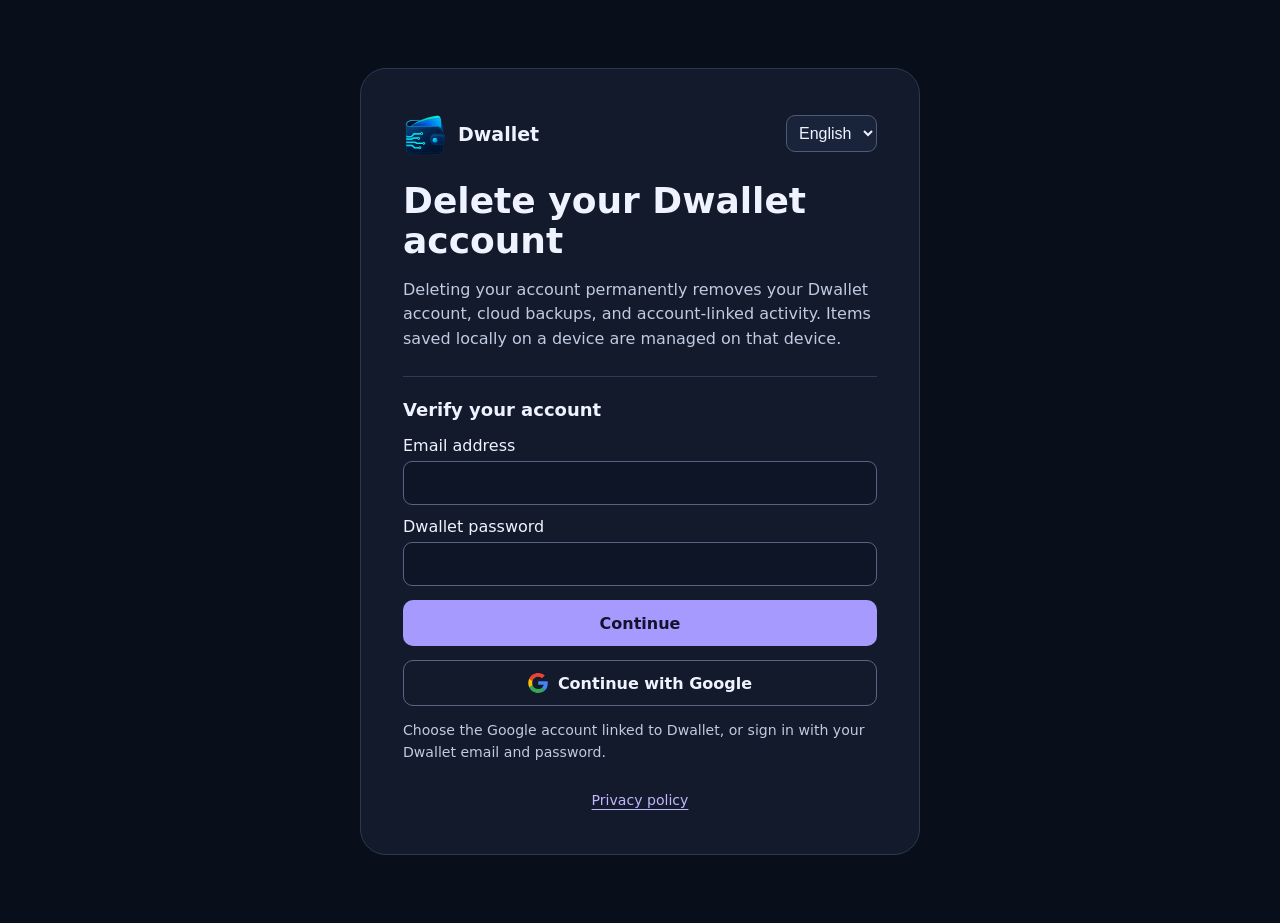
<file: index.html>
<!doctype html>
<html lang="en">
<head>
  <meta charset="utf-8">
  <meta name="viewport" content="width=device-width, initial-scale=1">
  <meta name="referrer" content="strict-origin-when-cross-origin">
  <meta http-equiv="Content-Security-Policy" content="default-src 'none'; script-src 'self'; style-src 'self'; img-src 'self'; connect-src https://qiolfspmmdjmavhbaiwm.supabase.co; form-action 'none'; base-uri 'none'">
  <title>Delete your Dwallet account</title>
  <link rel="stylesheet" href="style.css?v=12">
  <script type="module" src="page.js?v=13"></script>
</head>
<body>
  <main>
    <header><img src="dwallet.svg" alt="" width="45" height="45"><strong>Dwallet</strong>
      <select id="language" aria-label="Language"><option value="en">English</option><option value="ar">العربية</option><option value="it">Italiano</option></select>
    </header>
    <h1 data-copy="title">Delete your Dwallet account</h1>
    <p data-copy="description">Deleting your account permanently removes your Dwallet account, cloud backups, and account-linked activity. Items saved locally on a device are managed on that device.</p>
    <div id="message" class="notice" role="status" aria-live="polite" aria-atomic="true" tabindex="-1" hidden>
      <span id="message-icon" class="notice-icon" aria-hidden="true"></span>
      <div class="notice-body">
        <strong id="message-title"></strong>
        <p id="message-text"></p>
      </div>
    </div>
    <section id="sign-in">
      <h2 data-copy="ownership">Verify your account</h2>
      <form id="email-form">
        <label for="email" data-copy="email">Email address</label>
        <input type="email" name="email" id="email" autocomplete="username" required>
        <label for="password" data-copy="password">Dwallet password</label>
        <input type="password" name="password" id="password" autocomplete="current-password" required>
        <button data-copy="continue">Continue</button>
      </form>
      <button id="google" class="secondary" type="button">
        <img src="google.svg" width="20" height="20" alt="">
        <span data-copy="google">Continue with Google</span>
      </button>
      <p class="hint" data-copy="recovery">Choose the Google account linked to Dwallet, or sign in with your Dwallet email and password.</p>
    </section>
    <section id="confirmation" hidden>
      <h2 data-copy="confirmTitle">Confirm account deletion</h2>
      <p id="account-email"></p>
      <p class="hint" data-copy="localCopy">After deletion, open Dwallet on each device and connect to the internet. The app will ask whether to keep a separate local vault or delete that device’s copy.</p>
      <form id="delete-form">
        <label class="checkbox"><input type="checkbox" id="confirm" required><span data-copy="confirm">I understand that my cloud backups and account cannot be recovered.</span></label>
        <button class="danger" data-copy="delete">Permanently delete my account</button>
      </form>
      <button id="cancel" class="secondary" type="button" data-copy="cancel">Cancel</button>
    </section>
    <p class="hint privacy-link"><a href="privacy.html" data-copy="privacyPolicy">Privacy policy</a></p>
  </main>
</body>
</html>
</file>
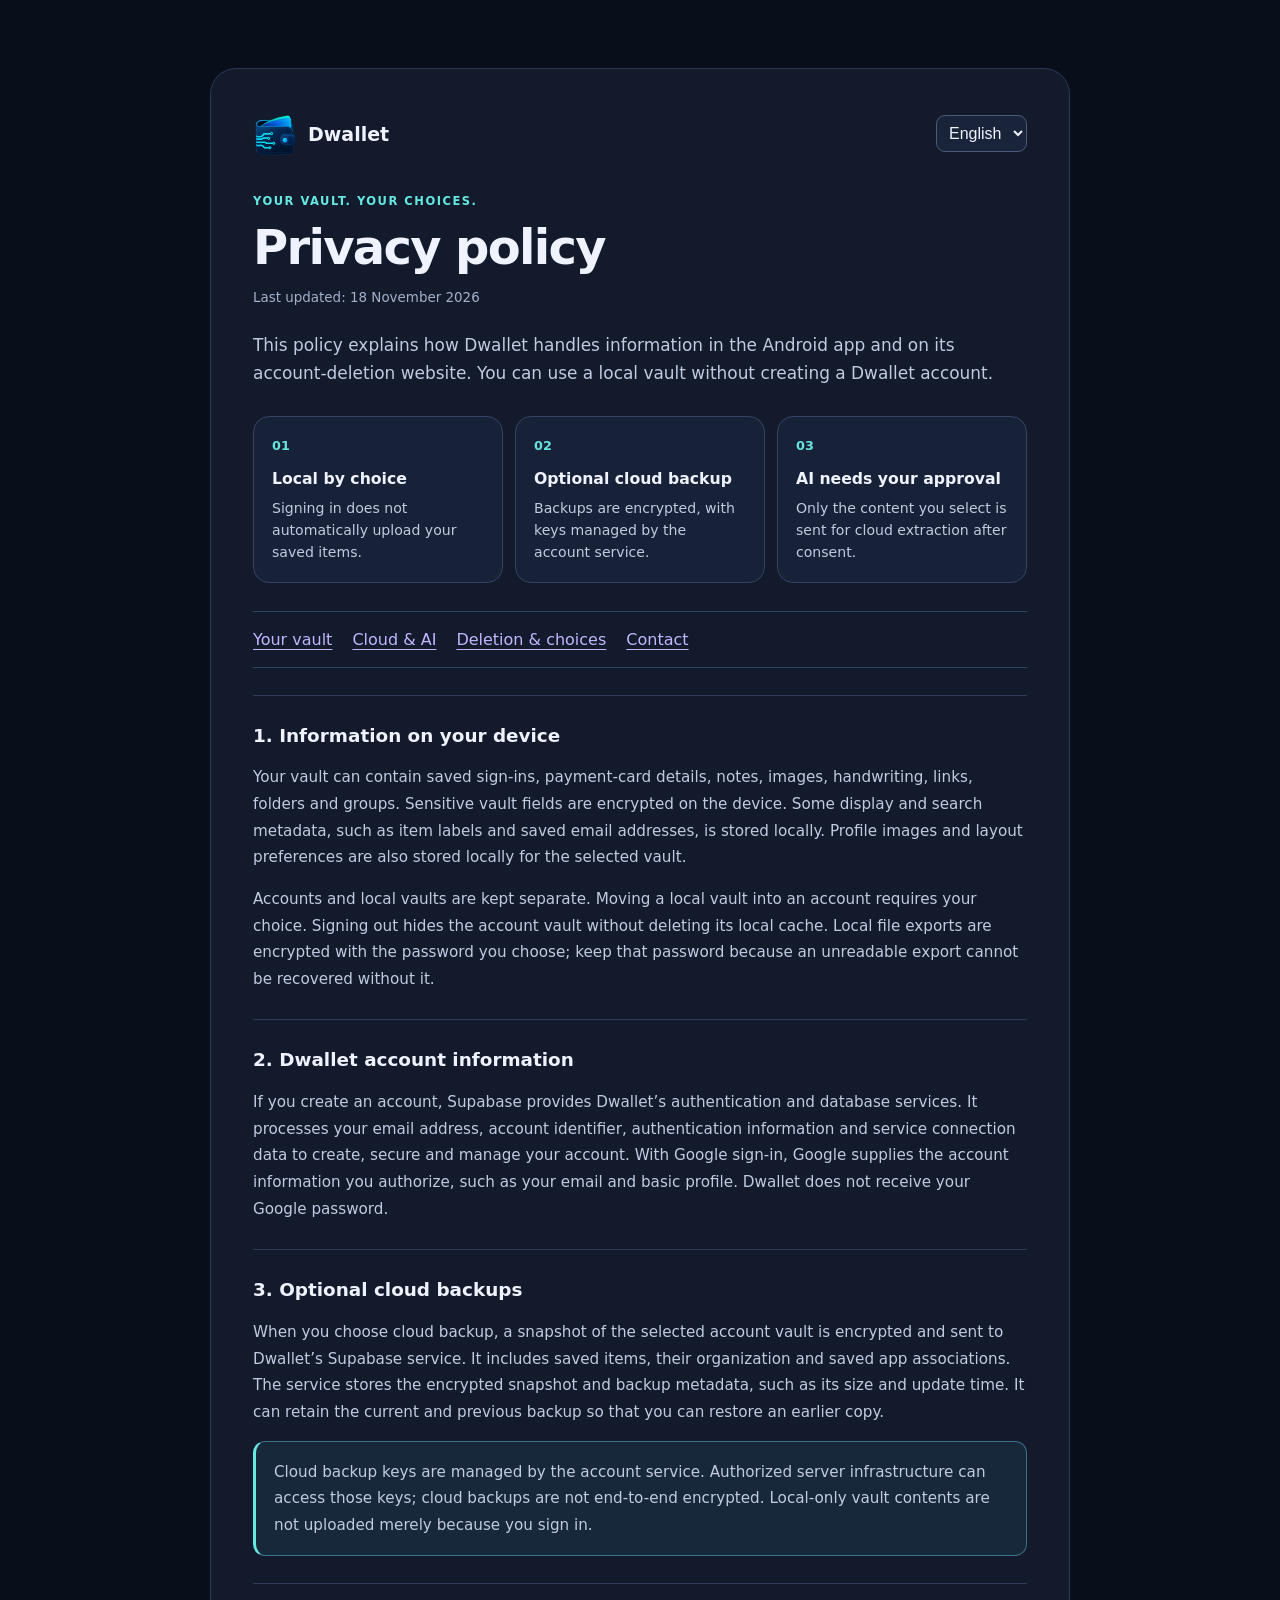
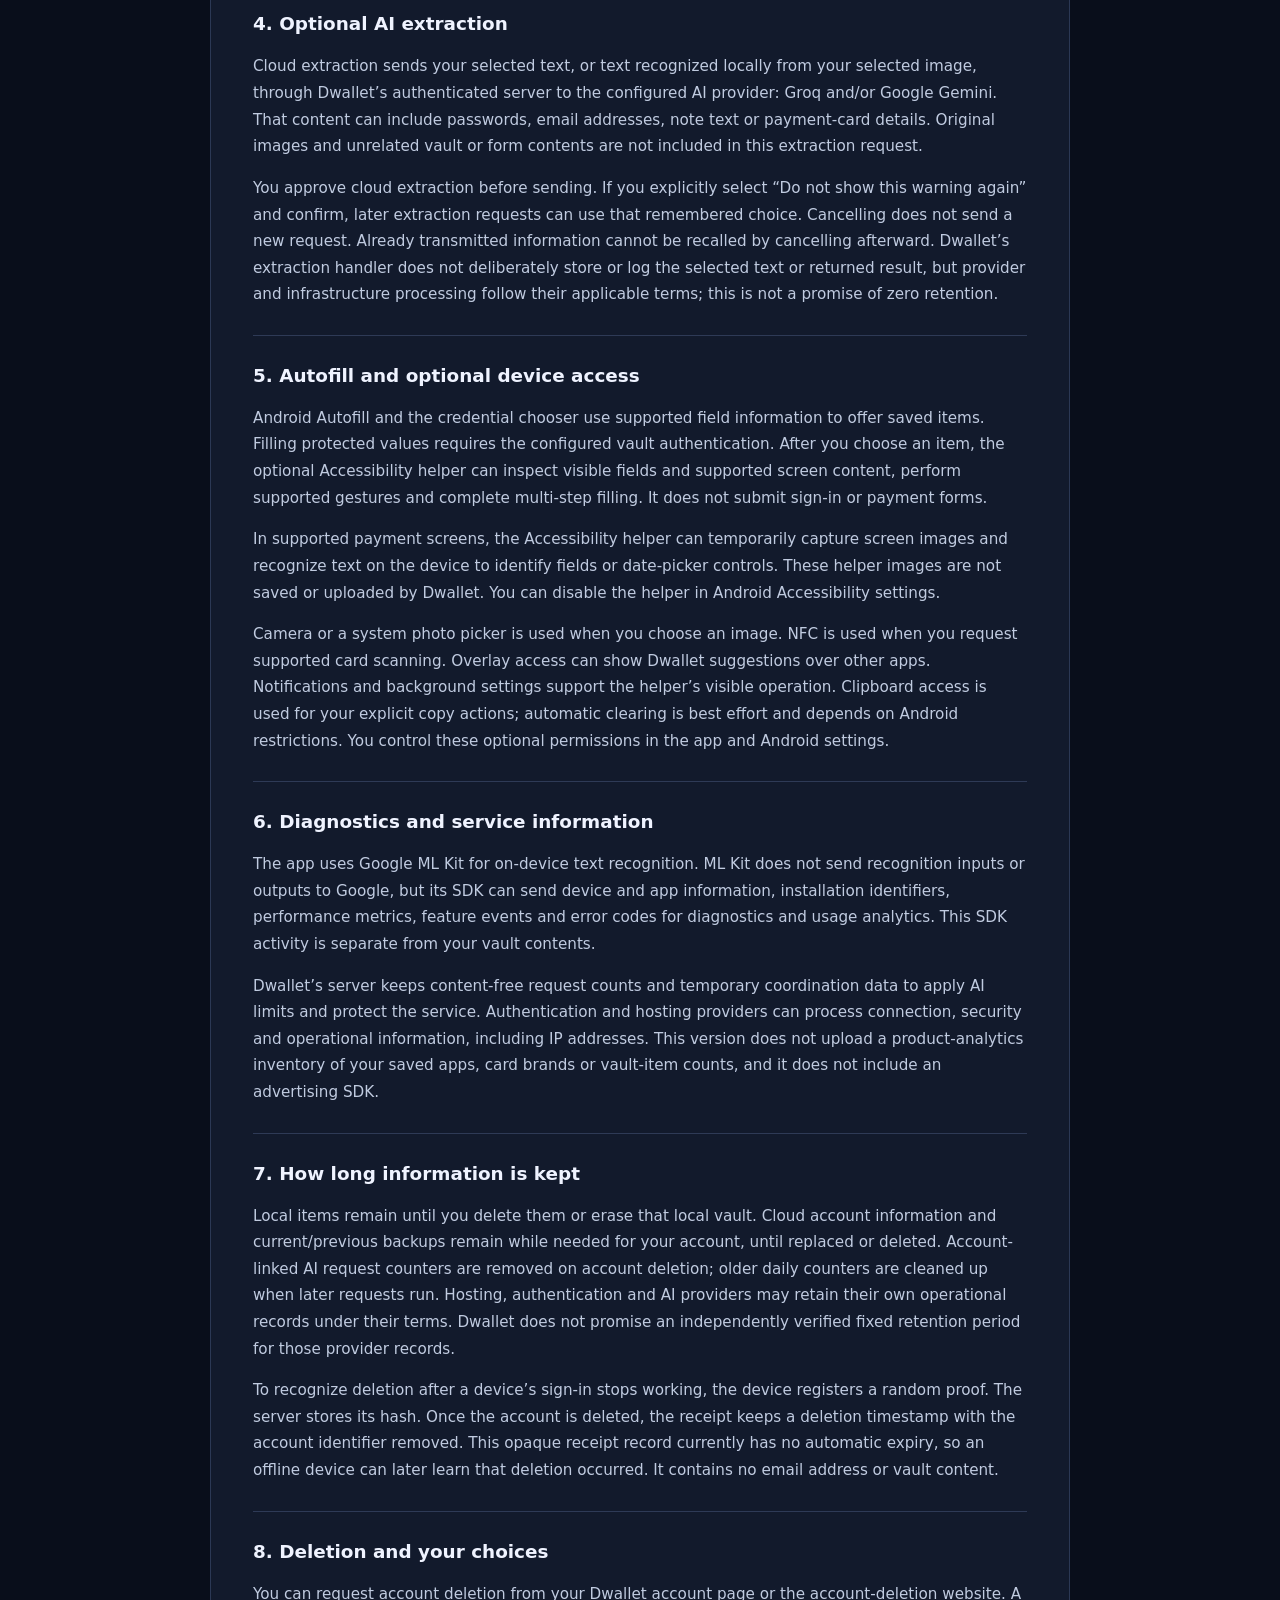
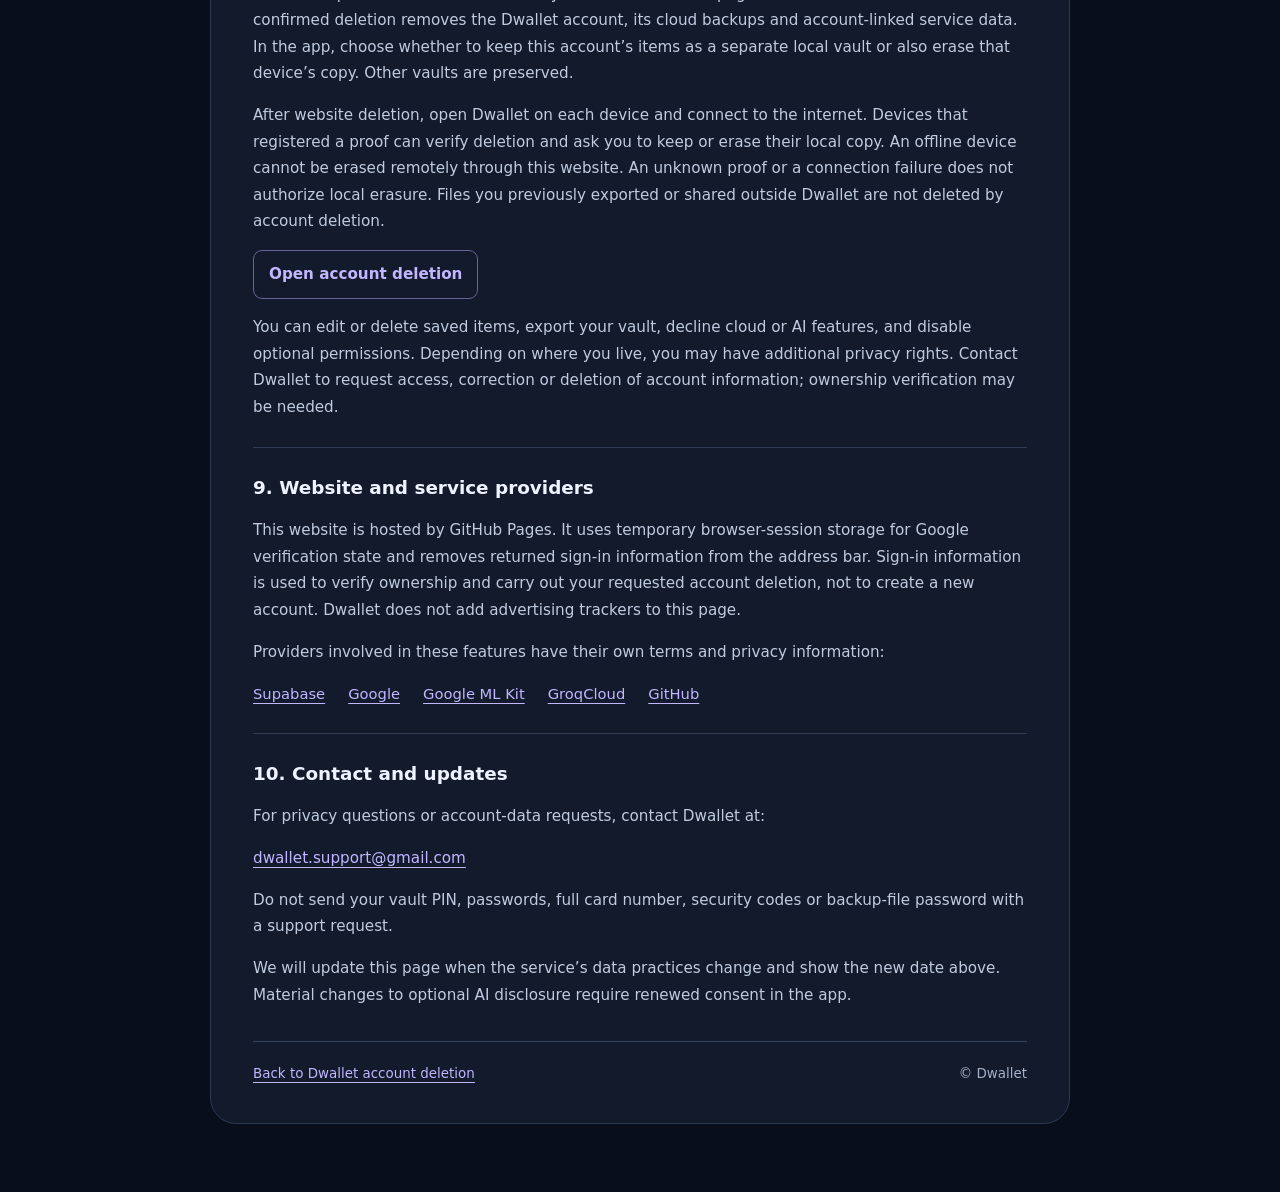
<file: privacy.html>
<!doctype html>
<html lang="en" dir="ltr">
<head>
  <meta charset="utf-8">
  <meta name="viewport" content="width=device-width, initial-scale=1">
  <meta name="referrer" content="strict-origin-when-cross-origin">
  <meta http-equiv="Content-Security-Policy" content="default-src 'none'; script-src 'self'; style-src 'self'; img-src 'self'; connect-src 'none'; form-action 'none'; base-uri 'none'">
  <meta name="description" content="How Dwallet handles local vaults, account sign-in, encrypted backups, autofill and optional AI extraction.">
  <title>Dwallet Privacy Policy</title>
  <link rel="stylesheet" href="style.css?v=12">
  <link rel="stylesheet" href="privacy.css?v=1">
  <script type="module" src="privacy.js?v=1"></script>
</head>
<body>
  <a class="skip-link" href="#policy" data-copy="skip">Skip to the policy</a>
  <main class="policy-page" id="policy">
    <header><img src="dwallet.svg" alt="" width="45" height="45"><strong>Dwallet</strong>
      <select id="language" aria-label="Language"><option value="en">English</option><option value="ar">العربية</option><option value="it">Italiano</option></select>
    </header>
    <div class="policy-eyebrow" data-copy="eyebrow">YOUR VAULT. YOUR CHOICES.</div>
    <h1 data-copy="title">Privacy policy</h1>
    <p class="policy-date"><span data-copy="updated">Last updated:</span> <time datetime="2026-11-18" data-copy="date">18 November 2026</time></p>
    <p class="policy-intro" data-copy="intro">This policy explains how Dwallet handles information in the Android app and on its account-deletion website. You can use a local vault without creating a Dwallet account.</p>
    <div class="privacy-summary" aria-label="Privacy overview">
      <article><span class="summary-mark" aria-hidden="true">01</span><h2 data-copy="summaryLocalTitle">Local by choice</h2><p data-copy="summaryLocal">Signing in does not automatically upload your saved items.</p></article>
      <article><span class="summary-mark" aria-hidden="true">02</span><h2 data-copy="summaryCloudTitle">Optional cloud backup</h2><p data-copy="summaryCloud">Backups are encrypted, with keys managed by the account service.</p></article>
      <article><span class="summary-mark" aria-hidden="true">03</span><h2 data-copy="summaryAiTitle">AI needs your approval</h2><p data-copy="summaryAi">Only the content you select is sent for cloud extraction after consent.</p></article>
    </div>
    <nav class="policy-nav" aria-label="Policy sections">
      <a href="#local" data-copy="navLocal">Your vault</a><a href="#cloud" data-copy="navCloud">Cloud &amp; AI</a><a href="#deletion" data-copy="navDelete">Deletion &amp; choices</a><a href="#contact" data-copy="navContact">Contact</a>
    </nav>
    <section id="local">
      <h2 data-copy="localTitle">1. Information on your device</h2>
      <p data-copy="localBody">Your vault can contain saved sign-ins, payment-card details, notes, images, handwriting, links, folders and groups. Sensitive vault fields are encrypted on the device. Some display and search metadata, such as item labels and saved email addresses, is stored locally. Profile images and layout preferences are also stored locally for the selected vault.</p>
      <p data-copy="localChoices">Accounts and local vaults are kept separate. Moving a local vault into an account requires your choice. Signing out hides the account vault without deleting its local cache. Local file exports are encrypted with the password you choose; keep that password because an unreadable export cannot be recovered without it.</p>
    </section>
    <section id="account">
      <h2 data-copy="accountTitle">2. Dwallet account information</h2>
      <p data-copy="accountBody">If you create an account, Supabase provides Dwallet’s authentication and database services. It processes your email address, account identifier, authentication information and service connection data to create, secure and manage your account. With Google sign-in, Google supplies the account information you authorize, such as your email and basic profile. Dwallet does not receive your Google password.</p>
    </section>
    <section id="cloud">
      <h2 data-copy="cloudTitle">3. Optional cloud backups</h2>
      <p data-copy="cloudBody">When you choose cloud backup, a snapshot of the selected account vault is encrypted and sent to Dwallet’s Supabase service. It includes saved items, their organization and saved app associations. The service stores the encrypted snapshot and backup metadata, such as its size and update time. It can retain the current and previous backup so that you can restore an earlier copy.</p>
      <p class="policy-callout" data-copy="cloudKeys">Cloud backup keys are managed by the account service. Authorized server infrastructure can access those keys; cloud backups are not end-to-end encrypted. Local-only vault contents are not uploaded merely because you sign in.</p>
    </section>
    <section id="ai">
      <h2 data-copy="aiTitle">4. Optional AI extraction</h2>
      <p data-copy="aiBody">Cloud extraction sends your selected text, or text recognized locally from your selected image, through Dwallet’s authenticated server to the configured AI provider: Groq and/or Google Gemini. That content can include passwords, email addresses, note text or payment-card details. Original images and unrelated vault or form contents are not included in this extraction request.</p>
      <p data-copy="aiConsent">You approve cloud extraction before sending. If you explicitly select “Do not show this warning again” and confirm, later extraction requests can use that remembered choice. Cancelling does not send a new request. Already transmitted information cannot be recalled by cancelling afterward. Dwallet’s extraction handler does not deliberately store or log the selected text or returned result, but provider and infrastructure processing follow their applicable terms; this is not a promise of zero retention.</p>
    </section>
    <section id="permissions">
      <h2 data-copy="permissionsTitle">5. Autofill and optional device access</h2>
      <p data-copy="autofillBody">Android Autofill and the credential chooser use supported field information to offer saved items. Filling protected values requires the configured vault authentication. After you choose an item, the optional Accessibility helper can inspect visible fields and supported screen content, perform supported gestures and complete multi-step filling. It does not submit sign-in or payment forms.</p>
      <p data-copy="screenBody">In supported payment screens, the Accessibility helper can temporarily capture screen images and recognize text on the device to identify fields or date-picker controls. These helper images are not saved or uploaded by Dwallet. You can disable the helper in Android Accessibility settings.</p>
      <p data-copy="otherPermissions">Camera or a system photo picker is used when you choose an image. NFC is used when you request supported card scanning. Overlay access can show Dwallet suggestions over other apps. Notifications and background settings support the helper’s visible operation. Clipboard access is used for your explicit copy actions; automatic clearing is best effort and depends on Android restrictions. You control these optional permissions in the app and Android settings.</p>
    </section>
    <section id="diagnostics">
      <h2 data-copy="diagnosticsTitle">6. Diagnostics and service information</h2>
      <p data-copy="diagnosticsBody">The app uses Google ML Kit for on-device text recognition. ML Kit does not send recognition inputs or outputs to Google, but its SDK can send device and app information, installation identifiers, performance metrics, feature events and error codes for diagnostics and usage analytics. This SDK activity is separate from your vault contents.</p>
      <p data-copy="serviceBody">Dwallet’s server keeps content-free request counts and temporary coordination data to apply AI limits and protect the service. Authentication and hosting providers can process connection, security and operational information, including IP addresses. This version does not upload a product-analytics inventory of your saved apps, card brands or vault-item counts, and it does not include an advertising SDK.</p>
    </section>
    <section id="retention">
      <h2 data-copy="retentionTitle">7. How long information is kept</h2>
      <p data-copy="retentionBody">Local items remain until you delete them or erase that local vault. Cloud account information and current/previous backups remain while needed for your account, until replaced or deleted. Account-linked AI request counters are removed on account deletion; older daily counters are cleaned up when later requests run. Hosting, authentication and AI providers may retain their own operational records under their terms. Dwallet does not promise an independently verified fixed retention period for those provider records.</p>
      <p data-copy="receiptBody">To recognize deletion after a device’s sign-in stops working, the device registers a random proof. The server stores its hash. Once the account is deleted, the receipt keeps a deletion timestamp with the account identifier removed. This opaque receipt record currently has no automatic expiry, so an offline device can later learn that deletion occurred. It contains no email address or vault content.</p>
    </section>
    <section id="deletion">
      <h2 data-copy="deletionTitle">8. Deletion and your choices</h2>
      <p data-copy="deletionBody">You can request account deletion from your Dwallet account page or the account-deletion website. A confirmed deletion removes the Dwallet account, its cloud backups and account-linked service data. In the app, choose whether to keep this account’s items as a separate local vault or also erase that device’s copy. Other vaults are preserved.</p>
      <p data-copy="deletionDevices">After website deletion, open Dwallet on each device and connect to the internet. Devices that registered a proof can verify deletion and ask you to keep or erase their local copy. An offline device cannot be erased remotely through this website. An unknown proof or a connection failure does not authorize local erasure. Files you previously exported or shared outside Dwallet are not deleted by account deletion.</p>
      <p><a class="policy-action" href="./" data-copy="deleteLink">Open account deletion</a></p>
      <p data-copy="rightsBody">You can edit or delete saved items, export your vault, decline cloud or AI features, and disable optional permissions. Depending on where you live, you may have additional privacy rights. Contact Dwallet to request access, correction or deletion of account information; ownership verification may be needed.</p>
    </section>
    <section id="website">
      <h2 data-copy="websiteTitle">9. Website and service providers</h2>
      <p data-copy="websiteBody">This website is hosted by GitHub Pages. It uses temporary browser-session storage for Google verification state and removes returned sign-in information from the address bar. Sign-in information is used to verify ownership and carry out your requested account deletion, not to create a new account. Dwallet does not add advertising trackers to this page.</p>
      <p data-copy="providersIntro">Providers involved in these features have their own terms and privacy information:</p>
      <ul class="provider-links">
        <li><a href="https://supabase.com/privacy" rel="noreferrer">Supabase</a></li>
        <li><a href="https://policies.google.com/privacy" rel="noreferrer">Google</a></li>
        <li><a href="https://developers.google.com/ml-kit/terms" rel="noreferrer">Google ML Kit</a></li>
        <li><a href="https://console.groq.com/docs/your-data" rel="noreferrer">GroqCloud</a></li>
        <li><a href="https://docs.github.com/en/site-policy/privacy-policies/github-general-privacy-statement" rel="noreferrer">GitHub</a></li>
      </ul>
    </section>
    <section id="contact">
      <h2 data-copy="contactTitle">10. Contact and updates</h2>
      <p data-copy="contactBody">For privacy questions or account-data requests, contact Dwallet at:</p>
      <p><a id="privacy-contact" class="contact-link" href="mailto:dwallet.support@gmail.com">dwallet.support@gmail.com</a></p>
      <p data-copy="contactSafety">Do not send your vault PIN, passwords, full card number, security codes or backup-file password with a support request.</p>
      <p data-copy="updatesBody">We will update this page when the service’s data practices change and show the new date above. Material changes to optional AI disclosure require renewed consent in the app.</p>
    </section>
    <footer><a href="./" data-copy="back">Back to Dwallet account deletion</a><span>© Dwallet</span></footer>
  </main>
</body>
</html>
</file>
<file: style.css>
:root { color-scheme: dark; font-family: Inter, system-ui, sans-serif; color: #eff3ff; background: #090e1b; }
* { box-sizing: border-box; }
[hidden] { display: none !important; }
body { margin: 0; padding: clamp(16px, 6vw, 68px) 16px; }
main { margin: auto; max-width: 560px; padding: clamp(20px, 6vw, 42px); border: 1px solid #2b3854; border-radius: 26px; background: #121a2c; }
header { display: flex; align-items: center; gap: 10px; margin-block-end: 25px; }
header strong { font-size: 19px; }
header select { margin-inline-start: auto; color: #eff3ff; background: #19243b; border: 1px solid #4c5a79; border-radius: 9px; padding: 8px; }
h1 { margin: 0 0 12px; font-size: clamp(25px, 6vw, 36px); line-height: 1.12; }
h2 { font-size: 18px; margin: 0 0 16px; }
section { border-block-start: 1px solid #2e3a56; padding-block-start: 22px; margin-block-start: 24px; }
p { line-height: 1.55; color: #c0cbe0; }
.notice { display: flex; align-items: flex-start; gap: 13px; margin-block: 22px; padding: 18px; border: 1px solid #50627d; border-inline-start-width: 4px; border-radius: 16px; overflow-wrap: anywhere; }
.notice-body { min-width: 0; }
.notice strong { display: block; font-size: 1.05rem; line-height: 1.4; }
.notice p { margin: 6px 0 0; font-size: .94rem; line-height: 1.55; color: inherit; }
.notice-icon { display: grid; place-items: center; flex: none; width: 36px; height: 36px; border-radius: 50%; font-size: 24px; font-weight: 750; line-height: 1; }
.notice[data-kind="error"] { color: #ffd1d8; background: #321b29; border-color: #ee7d92; animation: notice-enter .25s ease-out; }
.notice[data-kind="error"] .notice-icon { color: #ffd1d8; background: #652c3c; }
.notice[data-kind="success"] { color: #baf3d7; background: #132e2a; border-color: #62cba0; }
.notice[data-kind="success"] .notice-icon { background: #23483c; }
.notice[data-kind="loading"] { color: #d8d1ff; background: #201e36; border-color: #8274c6; }
.notice[data-kind="loading"] .notice-icon::before { content: ""; width: 23px; height: 23px; border: 3px solid #52496e; border-top-color: #c8bdff; border-radius: 50%; animation: notice-spin .8s linear infinite; }
.notice:focus-visible { outline-color: currentColor; }
@keyframes notice-enter { from { opacity: .5; transform: translateY(-5px); } to { opacity: 1; transform: translateY(0); } }
@keyframes notice-spin { to { transform: rotate(360deg); } }
@media (prefers-reduced-motion: reduce) { .notice, .notice-icon::before { animation: none !important; } }
#account-email { overflow-wrap: anywhere; }
form label { display: block; margin: 12px 0 6px; }
input:not([type=checkbox]) { width: 100%; padding: 12px; background: #0e1527; color: #fff; border: 1px solid #566482; border-radius: 9px; }
input[aria-invalid="true"] { border-color: #ee7d92; background: #271926; animation: field-shake .25s ease-out; }
@keyframes field-shake { 0%, 100% { transform: translateX(0); } 25%, 75% { transform: translateX(-3px); } 50% { transform: translateX(3px); } }
@media (prefers-reduced-motion: reduce) { input[aria-invalid="true"] { animation: none; } }
input[type=email], input[type=password] { direction: ltr; }
form button, button.secondary { display: block; width: 100%; margin-block-start: 14px; min-height: 46px; padding: 10px 13px; border-radius: 10px; border: 1px solid transparent; font: inherit; font-weight: 650; background: #a79aff; color: #13132f; cursor: pointer; }
button.secondary { background: transparent; border-color: #596583; color: #eff3ff; }
#google { display: flex; align-items: center; justify-content: center; gap: 10px; }
#google img { flex: none; }
.danger { background: #ffb4ae; color: #460d14; }
:focus-visible { outline: 3px solid #53e6df; outline-offset: 3px; }
form button:disabled, button.secondary:disabled { opacity: .65; cursor: wait; }
.hint { font-size: .88rem; }
form .checkbox { display: flex; gap: 10px; align-items: start; line-height: 1.4; }
input[type=checkbox] { accent-color: #a79aff; width: 18px; height: 18px; flex: none; }
form button, button.secondary, input, select { font-size: 1rem; }
.privacy-link { margin-block: 26px 0; text-align: center; }
.privacy-link a { color: #c1b6ff; text-underline-offset: 4px; }
</file>
<file: privacy.css>
.policy-page { max-width: 860px; }
.policy-page header { margin-block-end: 38px; }
.policy-eyebrow { color: #65e8e1; font-size: .72rem; font-weight: 750; letter-spacing: .13em; margin-block-end: 13px; }
.policy-page h1 { font-size: clamp(32px, 6vw, 48px); letter-spacing: -.035em; }
.policy-date { font-size: .84rem; color: #a4b1c9; margin: 13px 0 22px; }
.policy-intro { font-size: 1.06rem; line-height: 1.7; }
.privacy-summary { display: grid; grid-template-columns: repeat(3, minmax(0, 1fr)); gap: 12px; margin-block: 28px; }
.privacy-summary article { padding: 18px; border: 1px solid #344361; background: #172239; border-radius: 16px; }
.summary-mark { display: inline-block; color: #66e3db; font-size: .8rem; font-weight: 700; margin-block-end: 15px; }
.privacy-summary h2 { font-size: .98rem; line-height: 1.4; margin: 0 0 8px; }
.privacy-summary p { font-size: .88rem; line-height: 1.55; margin: 0; }
.policy-nav { display: flex; flex-wrap: wrap; gap: 9px 20px; padding-block: 18px; border-block: 1px solid #344361; }
.policy-page a { color: #c1b6ff; text-underline-offset: 4px; overflow-wrap: anywhere; }
.policy-page a:hover { color: #72e9e2; }
.policy-page section { scroll-margin-block-start: 20px; padding-block-start: 27px; margin-block-start: 27px; }
.policy-page section h2 { font-size: 1.15rem; line-height: 1.45; margin-block-end: 14px; }
.policy-page section p { font-size: .95rem; line-height: 1.75; }
.policy-callout { background: #17283b; border: 1px solid #3c7084; border-inline-start: 3px solid #65e8e1; padding: 17px 18px; border-radius: 12px; }
.policy-action { display: inline-block; padding: 10px 15px; border: 1px solid #6c6195; border-radius: 9px; font-weight: 650; text-decoration: none; }
.provider-links { display: flex; flex-wrap: wrap; gap: 10px 23px; list-style: none; padding: 0; line-height: 1.75; font-size: .92rem; }
.contact-link { direction: ltr; unicode-bidi: isolate; }
.policy-page footer { display: flex; flex-wrap: wrap; justify-content: space-between; gap: 18px; border-block-start: 1px solid #344361; margin-block-start: 33px; padding-block-start: 24px; font-size: .84rem; color: #a4b1c9; }
.skip-link { position: absolute; inset-inline-start: 16px; top: 8px; padding: 10px 14px; background: #172239; color: #eff3ff; transform: translateY(-180%); z-index: 2; }
.skip-link:focus { transform: translateY(0); }
@media (max-width: 600px) { .privacy-summary { grid-template-columns: 1fr; } .privacy-summary article { padding: 16px; } .summary-mark { margin-block-end: 8px; } .policy-page header { margin-block-end: 27px; } }
@media (prefers-reduced-motion: reduce) { html { scroll-behavior: auto; } }
</file>
